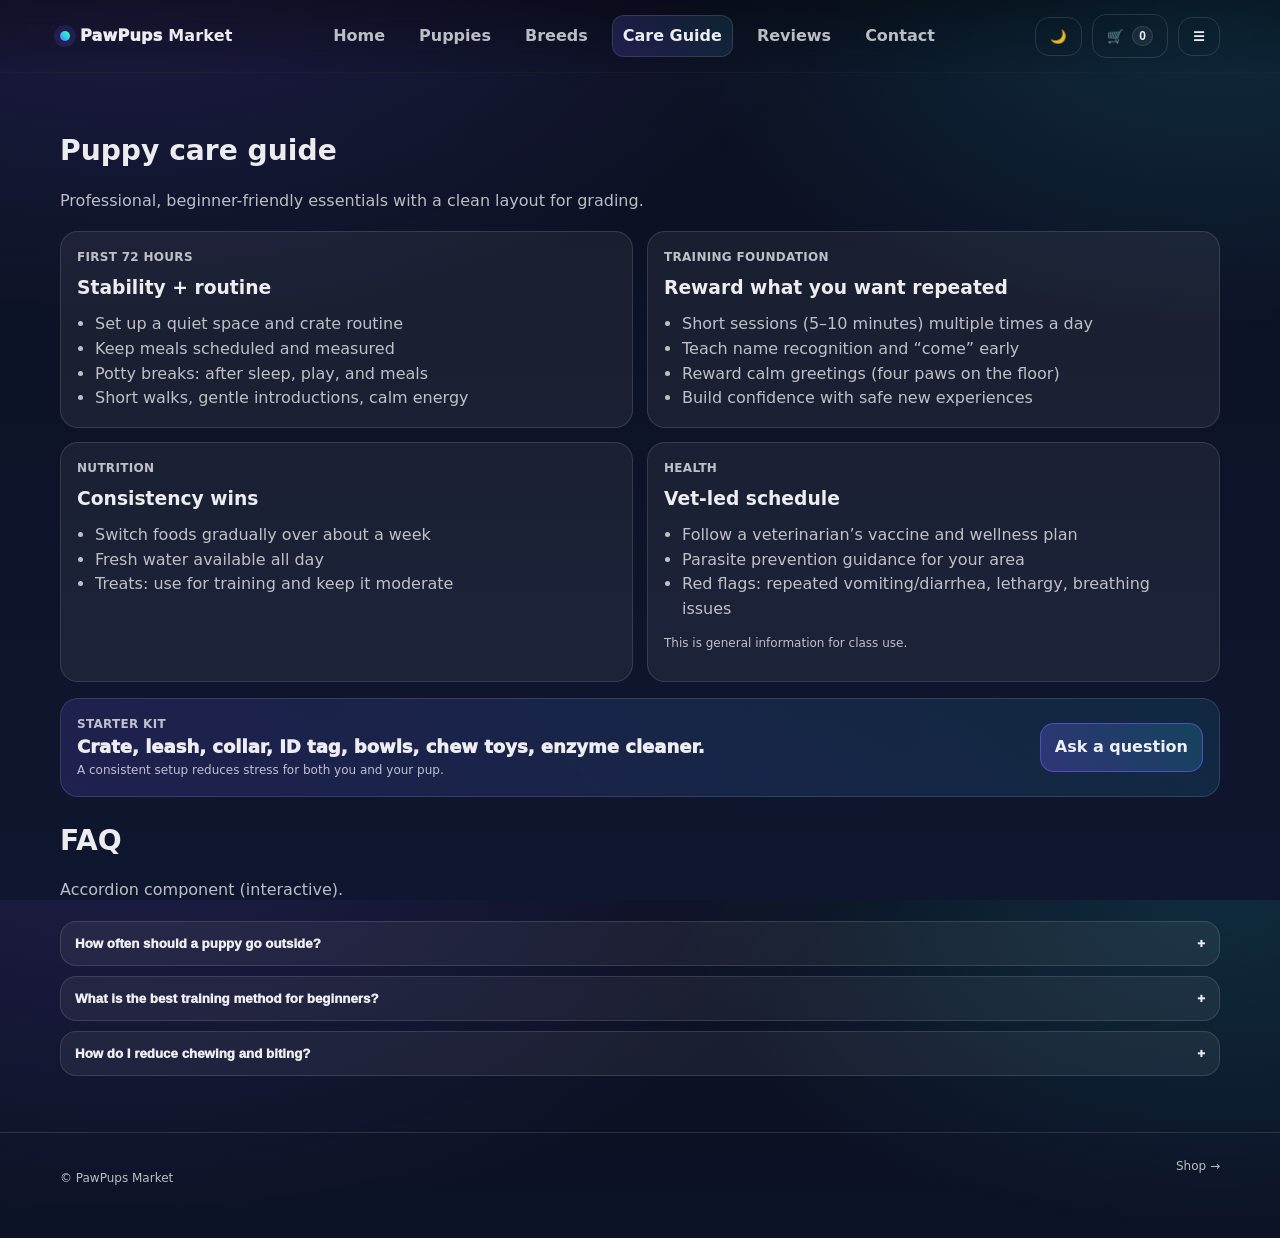
<file: care.html>
<!doctype html>
<html lang="en" data-theme="dark">
<head>
  <meta charset="utf-8" />
  <meta name="viewport" content="width=device-width, initial-scale=1" />
  <title>Care Guide — PawPups Market</title>
  <link rel="stylesheet" href="styles.css" />
</head>
<body>
<header class="topbar">
  <div class="container topbar__row">
    <a class="brand" href="index.html"><span class="brand__mark"></span><span>PawPups <b>Market</b></span></a>

    <nav class="nav" aria-label="Primary">
      <a href="index.html">Home</a>
      <a href="puppies.html">Puppies</a>
      <a href="breeds.html">Breeds</a>
      <a class="active" href="care.html">Care Guide</a>
      <a href="reviews.html">Reviews</a>
      <a href="contact.html">Contact</a>
    </nav>

    <div class="actions">
      <button class="btn btn--ghost" id="themeBtn" type="button">🌙</button>
      <button class="btn btn--ghost" id="cartBtn" type="button">🛒 <span class="badge" id="cartCount">0</span></button>
      <button class="btn btn--ghost" id="menuBtn" type="button">☰</button>
    </div>
  </div>

  <div class="mobile" id="mobileMenu" hidden>
    <div class="container mobile__inner">
      <a href="index.html">Home</a>
      <a href="puppies.html">Puppies</a>
      <a href="breeds.html">Breeds</a>
      <a href="care.html">Care Guide</a>
      <a href="reviews.html">Reviews</a>
      <a href="contact.html">Contact</a>
    </div>
  </div>
</header>

<main>
  <section class="section">
    <div class="container">
      <div class="head">
        <h2>Puppy care guide</h2>
        <p class="muted">Professional, beginner-friendly essentials with a clean layout for grading.</p>
      </div>

      <div class="grid2">
        <article class="tile">
          <div class="kicker">First 72 hours</div>
          <h3 style="margin:6px 0 6px;">Stability + routine</h3>
          <ul class="list">
            <li>Set up a quiet space and crate routine</li>
            <li>Keep meals scheduled and measured</li>
            <li>Potty breaks: after sleep, play, and meals</li>
            <li>Short walks, gentle introductions, calm energy</li>
          </ul>
        </article>

        <article class="tile">
          <div class="kicker">Training foundation</div>
          <h3 style="margin:6px 0 6px;">Reward what you want repeated</h3>
          <ul class="list">
            <li>Short sessions (5–10 minutes) multiple times a day</li>
            <li>Teach name recognition and “come” early</li>
            <li>Reward calm greetings (four paws on the floor)</li>
            <li>Build confidence with safe new experiences</li>
          </ul>
        </article>

        <article class="tile">
          <div class="kicker">Nutrition</div>
          <h3 style="margin:6px 0 6px;">Consistency wins</h3>
          <ul class="list">
            <li>Switch foods gradually over about a week</li>
            <li>Fresh water available all day</li>
            <li>Treats: use for training and keep it moderate</li>
          </ul>
        </article>

        <article class="tile">
          <div class="kicker">Health</div>
          <h3 style="margin:6px 0 6px;">Vet-led schedule</h3>
          <ul class="list">
            <li>Follow a veterinarian’s vaccine and wellness plan</li>
            <li>Parasite prevention guidance for your area</li>
            <li>Red flags: repeated vomiting/diarrhea, lethargy, breathing issues</li>
          </ul>
          <p class="tiny muted">This is general information for class use.</p>
        </article>
      </div>

      <div class="banner" style="margin-top:16px;">
        <div>
          <div class="kicker">Starter kit</div>
          <div style="font-weight:950; font-size:18px;">Crate, leash, collar, ID tag, bowls, chew toys, enzyme cleaner.</div>
          <div class="tiny muted">A consistent setup reduces stress for both you and your pup.</div>
        </div>
        <a class="btn btn--primary" href="contact.html">Ask a question</a>
      </div>

      <div class="head" style="margin-top:22px;">
        <h2>FAQ</h2>
        <p class="muted">Accordion component (interactive).</p>
      </div>

      <div class="accWrap">
        <button class="accBtn" aria-expanded="false">
          <span>How often should a puppy go outside?</span><span>+</span>
        </button>
        <div class="accPanel" hidden>
          <p class="muted">Common timing: after waking up, after play, after meals, and every couple of hours early on. Adjust to your puppy’s pattern.</p>
        </div>

        <button class="accBtn" aria-expanded="false">
          <span>What is the best training method for beginners?</span><span>+</span>
        </button>
        <div class="accPanel" hidden>
          <p class="muted">Reward-based training is beginner-friendly. Mark good behavior quickly and reward it. Keep sessions short and consistent.</p>
        </div>

        <button class="accBtn" aria-expanded="false">
          <span>How do I reduce chewing and biting?</span><span>+</span>
        </button>
        <div class="accPanel" hidden>
          <p class="muted">Provide safe chew items, redirect calmly, and reward gentle behavior. Supervision plus toy rotation helps a lot.</p>
        </div>
      </div>

    </div>
  </section>
</main>

<footer class="footer">
  <div class="container footer__row">
    <p class="tiny muted">© PawPups Market</p>
    <a class="tiny muted" href="puppies.html">Shop →</a>
  </div>
</footer>

<!-- Cart Drawer -->
<aside class="drawer" id="cartDrawer" hidden aria-label="Shopping cart">
  <div class="drawer__panel">
    <div class="drawer__top">
      <h3 style="margin:0;">Your Cart</h3>
      <button class="btn btn--ghost" id="closeCart" type="button">✕</button>
    </div>
    <div class="drawer__body">
      <div id="cartItems" class="cartItems"></div>
      <div class="cartSummary">
        <div class="row"><span class="muted">Subtotal</span><b id="cartSubtotal">$0</b></div>
        <a class="btn btn--primary" href="contact.html">Proceed to Inquiry</a>
        <button class="btn btn--ghost" id="clearCart" type="button">Clear Cart</button>
      </div>
    </div>
  </div>
  <div class="drawer__backdrop" id="cartBackdrop"></div>
</aside>

<script src="script.js"></script>
</body>
</html>
</file>
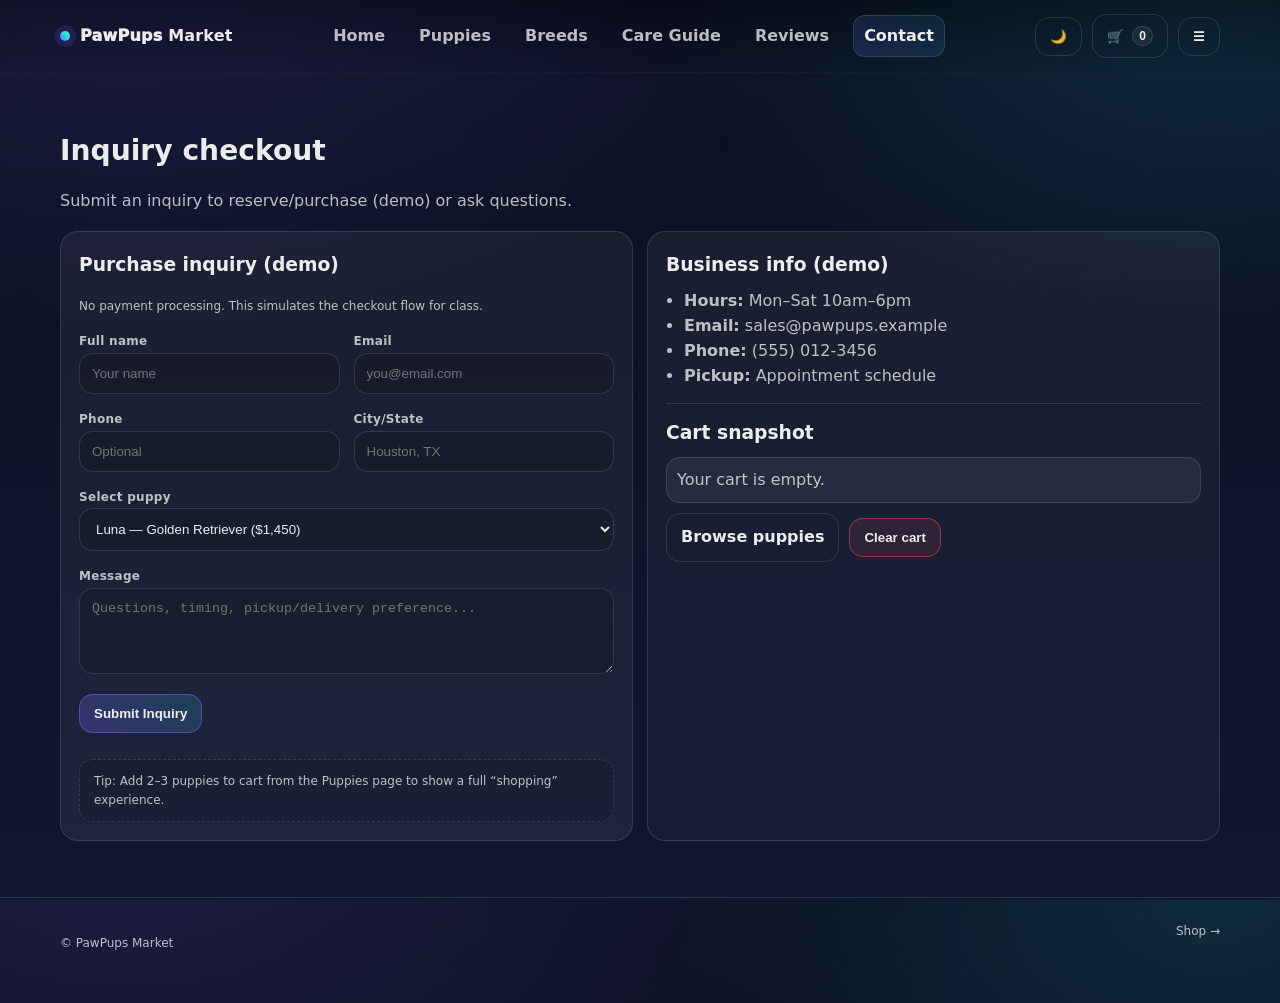
<file: contact.html>
<!doctype html>
<html lang="en" data-theme="dark">
<head>
  <meta charset="utf-8" />
  <meta name="viewport" content="width=device-width, initial-scale=1" />
  <title>Contact & Inquiry — PawPups Market</title>
  <link rel="stylesheet" href="styles.css" />
</head>
<body>
<header class="topbar">
  <div class="container topbar__row">
    <a class="brand" href="index.html"><span class="brand__mark"></span><span>PawPups <b>Market</b></span></a>

    <nav class="nav" aria-label="Primary">
      <a href="index.html">Home</a>
      <a href="puppies.html">Puppies</a>
      <a href="breeds.html">Breeds</a>
      <a href="care.html">Care Guide</a>
      <a href="reviews.html">Reviews</a>
      <a class="active" href="contact.html">Contact</a>
    </nav>

    <div class="actions">
      <button class="btn btn--ghost" id="themeBtn" type="button">🌙</button>
      <button class="btn btn--ghost" id="cartBtn" type="button">🛒 <span class="badge" id="cartCount">0</span></button>
      <button class="btn btn--ghost" id="menuBtn" type="button">☰</button>
    </div>
  </div>

  <div class="mobile" id="mobileMenu" hidden>
    <div class="container mobile__inner">
      <a href="index.html">Home</a>
      <a href="puppies.html">Puppies</a>
      <a href="breeds.html">Breeds</a>
      <a href="care.html">Care Guide</a>
      <a href="reviews.html">Reviews</a>
      <a href="contact.html">Contact</a>
    </div>
  </div>
</header>

<main>
  <section class="section">
    <div class="container">
      <div class="head">
        <h2>Inquiry checkout</h2>
        <p class="muted">Submit an inquiry to reserve/purchase (demo) or ask questions.</p>
      </div>

      <div class="grid2">
        <form id="inquiryForm" class="tile tile--big form" novalidate>
          <h3 style="margin:0;">Purchase inquiry (demo)</h3>
          <p class="tiny muted" style="margin:6px 0 0;">No payment processing. This simulates the checkout flow for class.</p>

          <div class="grid2">
            <div>
              <label class="label" for="iName">Full name</label>
              <input class="input" id="iName" required placeholder="Your name" />
              <p class="error" id="eName" hidden>Please enter your name.</p>
            </div>
            <div>
              <label class="label" for="iEmail">Email</label>
              <input class="input" id="iEmail" required placeholder="you@email.com" />
              <p class="error" id="eEmail" hidden>Please enter a valid email.</p>
            </div>
          </div>

          <div class="grid2">
            <div>
              <label class="label" for="iPhone">Phone</label>
              <input class="input" id="iPhone" placeholder="Optional" />
            </div>
            <div>
              <label class="label" for="iCity">City/State</label>
              <input class="input" id="iCity" required placeholder="Houston, TX" />
              <p class="error" id="eCity" hidden>Please enter your city/state.</p>
            </div>
          </div>

          <div>
            <label class="label" for="iPup">Select puppy</label>
            <select class="input" id="iPup"></select>
          </div>

          <div>
            <label class="label" for="iMsg">Message</label>
            <textarea class="input" id="iMsg" rows="4" required placeholder="Questions, timing, pickup/delivery preference..."></textarea>
            <p class="error" id="eMsg" hidden>Please enter a message.</p>
          </div>

          <div class="row" style="justify-content:flex-start;">
            <button class="btn btn--primary" type="submit">Submit Inquiry</button>
            <span class="tiny muted" id="inqStatus" role="status" aria-live="polite"></span>
          </div>

          <div class="note">
            <p class="tiny muted" style="margin:0;">
              Tip: Add 2–3 puppies to cart from the Puppies page to show a full “shopping” experience.
            </p>
          </div>
        </form>

        <aside class="tile tile--big soft">
          <h3 style="margin:0 0 10px;">Business info (demo)</h3>
          <ul class="list">
            <li><b>Hours:</b> Mon–Sat 10am–6pm</li>
            <li><b>Email:</b> sales@pawpups.example</li>
            <li><b>Phone:</b> (555) 012-3456</li>
            <li><b>Pickup:</b> Appointment schedule</li>
          </ul>

          <div class="hr"></div>

          <h3 style="margin:0 0 10px;">Cart snapshot</h3>
          <div id="cartSnapshot" class="cartSnapshot muted">Your cart is empty.</div>

          <div class="row" style="justify-content:flex-start; margin-top:10px;">
            <a class="btn btn--ghost" href="puppies.html">Browse puppies</a>
            <button class="btn btn--danger" id="clearCart" type="button">Clear cart</button>
          </div>
        </aside>
      </div>
    </div>
  </section>
</main>

<footer class="footer">
  <div class="container footer__row">
    <p class="tiny muted">© PawPups Market</p>
    <a class="tiny muted" href="puppies.html">Shop →</a>
  </div>
</footer>

<!-- Cart Drawer -->
<aside class="drawer" id="cartDrawer" hidden aria-label="Shopping cart">
  <div class="drawer__panel">
    <div class="drawer__top">
      <h3 style="margin:0;">Your Cart</h3>
      <button class="btn btn--ghost" id="closeCart" type="button">✕</button>
    </div>
    <div class="drawer__body">
      <div id="cartItems" class="cartItems"></div>
      <div class="cartSummary">
        <div class="row"><span class="muted">Subtotal</span><b id="cartSubtotal">$0</b></div>
        <button class="btn btn--ghost" id="clearCart" type="button">Clear Cart</button>
      </div>
    </div>
  </div>
  <div class="drawer__backdrop" id="cartBackdrop"></div>
</aside>

<script src="script.js"></script>
</body>
</html>
</file>
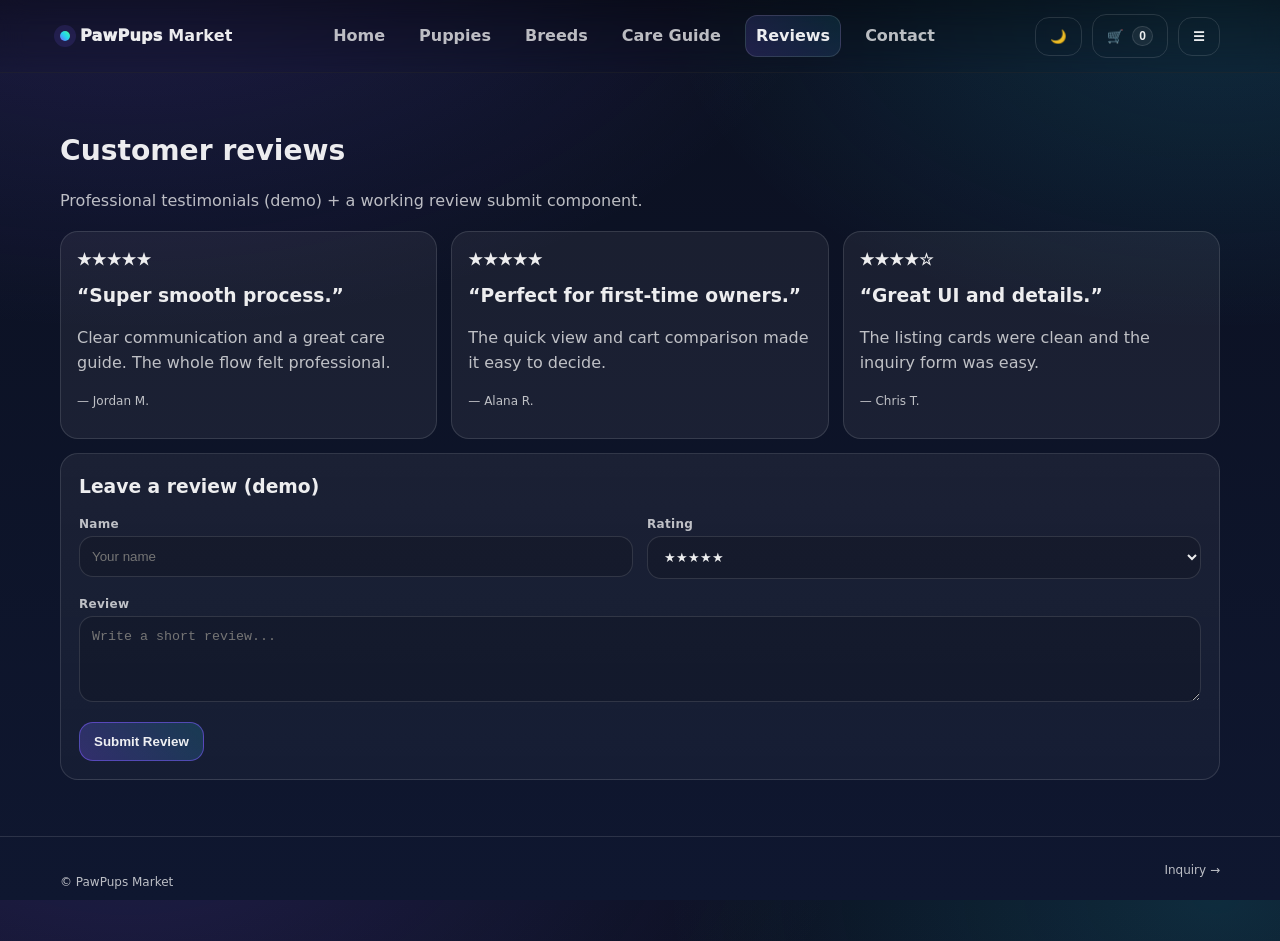
<file: reviews.html>
<!doctype html>
<html lang="en" data-theme="dark">
<head>
  <meta charset="utf-8" />
  <meta name="viewport" content="width=device-width, initial-scale=1" />
  <title>Reviews — PawPups Market</title>
  <link rel="stylesheet" href="styles.css" />
</head>
<body>
<header class="topbar">
  <div class="container topbar__row">
    <a class="brand" href="index.html"><span class="brand__mark"></span><span>PawPups <b>Market</b></span></a>

    <nav class="nav" aria-label="Primary">
      <a href="index.html">Home</a>
      <a href="puppies.html">Puppies</a>
      <a href="breeds.html">Breeds</a>
      <a href="care.html">Care Guide</a>
      <a class="active" href="reviews.html">Reviews</a>
      <a href="contact.html">Contact</a>
    </nav>

    <div class="actions">
      <button class="btn btn--ghost" id="themeBtn" type="button">🌙</button>
      <button class="btn btn--ghost" id="cartBtn" type="button">🛒 <span class="badge" id="cartCount">0</span></button>
      <button class="btn btn--ghost" id="menuBtn" type="button">☰</button>
    </div>
  </div>

  <div class="mobile" id="mobileMenu" hidden>
    <div class="container mobile__inner">
      <a href="index.html">Home</a>
      <a href="puppies.html">Puppies</a>
      <a href="breeds.html">Breeds</a>
      <a href="care.html">Care Guide</a>
      <a href="reviews.html">Reviews</a>
      <a href="contact.html">Contact</a>
    </div>
  </div>
</header>

<main>
  <section class="section">
    <div class="container">
      <div class="head">
        <h2>Customer reviews</h2>
        <p class="muted">Professional testimonials (demo) + a working review submit component.</p>
      </div>

      <div class="grid3" id="reviewList">
        <article class="tile">
          <p class="stars">★★★★★</p>
          <h3 style="margin:0 0 6px;">“Super smooth process.”</h3>
          <p class="muted">Clear communication and a great care guide. The whole flow felt professional.</p>
          <p class="tiny muted">— Jordan M.</p>
        </article>
        <article class="tile">
          <p class="stars">★★★★★</p>
          <h3 style="margin:0 0 6px;">“Perfect for first-time owners.”</h3>
          <p class="muted">The quick view and cart comparison made it easy to decide.</p>
          <p class="tiny muted">— Alana R.</p>
        </article>
        <article class="tile">
          <p class="stars">★★★★☆</p>
          <h3 style="margin:0 0 6px;">“Great UI and details.”</h3>
          <p class="muted">The listing cards were clean and the inquiry form was easy.</p>
          <p class="tiny muted">— Chris T.</p>
        </article>
      </div>

      <div class="tile tile--big soft" style="margin-top:14px;">
        <h3 style="margin:0 0 10px;">Leave a review (demo)</h3>
        <form id="reviewForm" class="form">
          <div class="grid2">
            <div>
              <label class="label" for="rName">Name</label>
              <input class="input" id="rName" required placeholder="Your name" />
            </div>
            <div>
              <label class="label" for="rStars">Rating</label>
              <select class="input" id="rStars">
                <option>★★★★★</option>
                <option>★★★★☆</option>
                <option>★★★☆☆</option>
              </select>
            </div>
          </div>
          <div>
            <label class="label" for="rText">Review</label>
            <textarea class="input" id="rText" rows="4" required placeholder="Write a short review..."></textarea>
          </div>
          <div class="row" style="justify-content:flex-start;">
            <button class="btn btn--primary" type="submit">Submit Review</button>
            <span class="tiny muted" id="reviewStatus" role="status" aria-live="polite"></span>
          </div>
        </form>
      </div>

    </div>
  </section>
</main>

<footer class="footer">
  <div class="container footer__row">
    <p class="tiny muted">© PawPups Market</p>
    <a class="tiny muted" href="contact.html">Inquiry →</a>
  </div>
</footer>

<!-- Cart Drawer -->
<aside class="drawer" id="cartDrawer" hidden aria-label="Shopping cart">
  <div class="drawer__panel">
    <div class="drawer__top">
      <h3 style="margin:0;">Your Cart</h3>
      <button class="btn btn--ghost" id="closeCart" type="button">✕</button>
    </div>
    <div class="drawer__body">
      <div id="cartItems" class="cartItems"></div>
      <div class="cartSummary">
        <div class="row"><span class="muted">Subtotal</span><b id="cartSubtotal">$0</b></div>
        <a class="btn btn--primary" href="contact.html">Proceed to Inquiry</a>
        <button class="btn btn--ghost" id="clearCart" type="button">Clear Cart</button>
      </div>
    </div>
  </div>
  <div class="drawer__backdrop" id="cartBackdrop"></div>
</aside>

<script src="script.js"></script>
</body>
</html>
</file>
<file: styles.css>
:root{
  --bg:#0b1020;
  --bg2:#0f1730;
  --panel:rgba(255,255,255,.06);
  --panel2:rgba(255,255,255,.09);
  --text:rgba(255,255,255,.92);
  --muted:rgba(255,255,255,.72);
  --border:rgba(255,255,255,.12);
  --shadow: 0 18px 70px rgba(0,0,0,.45);
  --radius: 18px;
  --max: 1160px;

  --g1:#7c5cff;
  --g2:#24d3ee;
  --g3:#46ff9a;

  --font: ui-sans-serif, system-ui, -apple-system, Segoe UI, Roboto, Arial;
}

[data-theme="light"]{
  --bg:#f6f7fb;
  --bg2:#ffffff;
  --panel:rgba(0,0,0,.05);
  --panel2:rgba(0,0,0,.08);
  --text:rgba(0,0,0,.88);
  --muted:rgba(0,0,0,.62);
  --border:rgba(0,0,0,.12);
  --shadow: 0 18px 70px rgba(0,0,0,.12);
}

*{ box-sizing:border-box; }
html,body{ height:100%; }
body{
  margin:0;
  font-family: var(--font);
  background: radial-gradient(1200px 700px at 10% -10%, rgba(124,92,255,.18), transparent 60%),
              radial-gradient(1000px 600px at 95% 0%, rgba(36,211,238,.14), transparent 55%),
              linear-gradient(to bottom, var(--bg), var(--bg2));
  color: var(--text);
  line-height: 1.55;
}

a{ color:inherit; text-decoration:none; }
a:hover{ text-decoration:none; }

.container{
  width: min(var(--max), calc(100% - 40px));
  margin: 0 auto;
}

.muted{ color: var(--muted); }
.tiny{ font-size:12px; }
.kicker{ font-size:12px; font-weight:900; letter-spacing:.3px; color: var(--muted); text-transform: uppercase; }
.hr{ height:1px; background: var(--border); margin: 14px 0; }

.btn{
  display:inline-flex; align-items:center; justify-content:center;
  gap:8px;
  padding: 11px 14px;
  border-radius: 14px;
  border:1px solid var(--border);
  background: var(--panel);
  color: var(--text);
  font-weight: 900;
  cursor: pointer;
  transform: translateY(0);
  transition: transform .12s ease, background .12s ease, border-color .12s ease;
}
.btn:hover{ transform: translateY(-1px); }
.btn:active{ transform: translateY(0px); }
.btn--primary{
  border-color: rgba(124,92,255,.55);
  background: linear-gradient(45deg, rgba(124,92,255,.28), rgba(36,211,238,.16));
}
.btn--ghost{ background: transparent; }
.btn--danger{
  border-color: rgba(255, 88, 88, .45);
  background: rgba(255, 88, 88, .10);
}

.badge{
  display:inline-flex; align-items:center; justify-content:center;
  min-width:20px; height:20px; padding:0 6px;
  border-radius:999px;
  border:1px solid var(--border);
  background: var(--panel);
  font-size:12px;
  font-weight: 900;
}

.label{ font-size:12px; font-weight:900; letter-spacing:.3px; color: var(--muted); }
.input{
  width:100%;
  padding: 12px 12px;
  border-radius: 14px;
  border:1px solid var(--border);
  background: rgba(0,0,0,.14);
  color: var(--text);
  outline:none;
}
[data-theme="light"] .input{ background: rgba(255,255,255,.78); }
.input:focus{
  box-shadow: 0 0 0 4px rgba(124,92,255,.18);
  border-color: rgba(124,92,255,.55);
}

.error{ margin:8px 0 0; font-size:12px; color:#ffb4b4; }
[data-theme="light"] .error{ color:#b00020; }

.topbar{
  position: sticky;
  top: 0;
  z-index: 60;
  backdrop-filter: blur(12px);
  border-bottom: 1px solid rgba(255,255,255,.06);
  background: linear-gradient(to bottom, rgba(0,0,0,.35), rgba(0,0,0,.02));
}
[data-theme="light"] .topbar{
  background: rgba(246,247,251,.78);
  border-bottom: 1px solid rgba(0,0,0,.08);
}

.topbar__row{
  display:flex;
  align-items:center;
  justify-content: space-between;
  padding: 14px 0;
  gap: 12px;
}

.brand{
  display:flex; align-items:center; gap:10px;
  font-weight: 950;
  letter-spacing: .2px;
}
.brand__mark{
  width:10px; height:10px; border-radius:50%;
  background: linear-gradient(45deg, var(--g1), var(--g2), var(--g3));
  box-shadow: 0 0 0 6px rgba(124,92,255,.14);
}

.nav{
  display:flex;
  gap: 14px;
  flex-wrap: wrap;
  align-items:center;
}
.nav a{
  color: var(--muted);
  font-weight: 900;
  padding: 8px 10px;
  border-radius: 12px;
  transition: background .12s ease, color .12s ease;
}
.nav a:hover{
  background: var(--panel);
  color: var(--text);
}
.nav a.active{
  color: var(--text);
  background: linear-gradient(45deg, rgba(124,92,255,.18), rgba(36,211,238,.10));
  border: 1px solid var(--border);
}

.actions{ display:flex; gap:10px; align-items:center; }

.mobile{
  border-top: 1px solid var(--border);
  background: rgba(0,0,0,.18);
}
[data-theme="light"] .mobile{ background: rgba(246,247,251,.95); }
.mobile__inner{
  display:flex;
  flex-direction: column;
  gap: 10px;
  padding: 10px 0 16px;
}
.mobile__inner a{
  padding: 10px 12px;
  border-radius: 12px;
  background: var(--panel);
  border:1px solid var(--border);
  font-weight: 900;
}

.hero{
  position: relative;
  padding: 66px 0 28px;
  overflow:hidden;
}
.hero__grid{
  display:grid;
  grid-template-columns: 1.1fr .9fr;
  gap: 26px;
  align-items: start;
}
.pill{
  display:inline-flex;
  gap:10px;
  align-items:center;
  padding: 8px 12px;
  border-radius: 999px;
  border: 1px solid var(--border);
  background: var(--panel);
  color: var(--muted);
  font-weight: 900;
}
.pill::before{
  content:"●";
  font-size:10px;
  color: var(--g2);
  text-shadow: 0 0 10px rgba(36,211,238,.5);
}

h1{
  font-size: clamp(34px, 4vw, 58px);
  line-height: 1.04;
  margin: 14px 0 12px;
}
.grad{
  background: linear-gradient(45deg, var(--g1), var(--g2), var(--g3));
  -webkit-background-clip: text;
  background-clip: text;
  color: transparent;
}
.lead{
  color: var(--muted);
  font-size: 18px;
  max-width: 60ch;
}

.hero__cta{ display:flex; gap:12px; flex-wrap:wrap; margin: 18px 0 18px; }

.trust{
  display:flex; flex-wrap: wrap; gap:10px;
}
.trust .chip{
  display:inline-flex;
  align-items:center;
  gap:8px;
  padding: 8px 10px;
  border-radius: 999px;
  border:1px solid var(--border);
  background: var(--panel);
  font-size: 12px;
  font-weight: 900;
}

.card{
  border:1px solid var(--border);
  border-radius: var(--radius);
  background: linear-gradient(to bottom, var(--panel2), var(--panel));
  box-shadow: var(--shadow);
  overflow:hidden;
}
.card__top{
  display:flex;
  align-items:center;
  justify-content: space-between;
  padding: 12px 14px;
  border-bottom: 1px solid var(--border);
}
.dots{ display:flex; gap:6px; }
.dots span{
  width:10px; height:10px; border-radius:50%;
  background: rgba(255,255,255,.25);
}
[data-theme="light"] .dots span{ background: rgba(0,0,0,.18); }

.tag{
  font-size: 12px;
  color: var(--muted);
  border:1px solid var(--border);
  padding: 6px 10px;
  border-radius: 999px;
  background: var(--panel);
  font-weight: 900;
}

.card__body{ padding: 16px; display:grid; gap: 12px; }

.featureGrid{ display:grid; gap:10px; }
.feature{
  display:grid;
  grid-template-columns: 92px 1fr;
  gap: 12px;
  align-items: center;
  padding: 10px;
  border-radius: 16px;
  border:1px solid var(--border);
  background: rgba(0,0,0,.10);
  transition: transform .12s ease, background .12s ease;
}
[data-theme="light"] .feature{ background: rgba(255,255,255,.55); }
.feature:hover{ transform: translateY(-1px); background: rgba(255,255,255,.08); }
.feature img{
  width:92px; height:72px;
  border-radius: 14px;
  object-fit: cover;
  border:1px solid var(--border);
}
.feature .title{ margin:0; font-weight: 950; }
.feature .sub{ margin:0; color: var(--muted); font-size:12px; }

.section{ padding: 56px 0; }
.head{ margin-bottom: 18px; }
.head h2{ font-size: clamp(24px, 2.2vw, 36px); margin:0 0 8px; }

.grid3{ display:grid; grid-template-columns: repeat(3, 1fr); gap: 14px; }
.grid2{ display:grid; grid-template-columns: 1fr 1fr; gap: 14px; }

.tile{
  border:1px solid var(--border);
  background: var(--panel);
  border-radius: var(--radius);
  padding: 16px;
}
.tile--big{ padding: 18px; }
.soft{
  background: linear-gradient(to bottom, rgba(255,255,255,.06), rgba(255,255,255,.03));
}

.list{ margin: 10px 0 0; padding-left: 18px; color: var(--muted); }
.row{ display:flex; gap:10px; align-items:center; flex-wrap: wrap; justify-content: space-between; }
.rowLeft{ display:flex; gap:10px; align-items:center; flex-wrap:wrap; }

.filters{
  display:grid;
  grid-template-columns: 1.2fr 1fr 1fr 1fr 1fr;
  gap: 12px;
  margin: 14px 0 18px;
}
.sortRow{
  display:flex; align-items:center; justify-content: space-between; gap:12px; flex-wrap: wrap;
  margin: 10px 0 0;
}

.product{
  display:grid;
  gap: 10px;
  cursor:pointer;
}
.product img{
  width:100%;
  height: 200px;
  object-fit: cover;
  border-radius: 14px;
  border:1px solid var(--border);
}
.product h3{ margin: 2px 0 0; }
.metaRow{ display:flex; gap:8px; flex-wrap: wrap; }
.chip{
  font-size:12px;
  padding: 7px 10px;
  border-radius: 999px;
  border:1px solid var(--border);
  background: var(--panel);
  color: var(--text);
  font-weight: 900;
}

.price{ font-weight: 950; font-size: 16px; }
.note{
  margin-top: 14px;
  padding: 12px 14px;
  border: 1px dashed var(--border);
  border-radius: 14px;
  background: rgba(0,0,0,.10);
}
[data-theme="light"] .note{ background: rgba(255,255,255,.55); }

.banner{
  display:flex;
  gap: 14px;
  align-items:center;
  justify-content: space-between;
  flex-wrap: wrap;
  padding: 16px;
  border-radius: 18px;
  border:1px solid var(--border);
  background: linear-gradient(45deg, rgba(124,92,255,.16), rgba(36,211,238,.10));
}

.imgRow{ display:grid; grid-template-columns: repeat(3, 1fr); gap: 14px; margin-top: 16px; }
.imgCard{
  border:1px solid var(--border);
  border-radius: var(--radius);
  background: var(--panel);
  overflow:hidden;
}
.imgCard img{ width:100%; height: 220px; object-fit: cover; display:block; }
.imgCard figcaption{ padding: 10px 12px; }

.footer{
  padding: 24px 0 38px;
  border-top: 1px solid var(--border);
}
.footer__row{ display:flex; justify-content: space-between; gap:12px; flex-wrap: wrap; }

.form{ display:grid; gap: 12px; }
textarea.input{ resize: vertical; }

.stars{ margin:0 0 8px; font-weight: 950; letter-spacing: .5px; }

.accWrap{ display:grid; gap: 10px; }
.accBtn{
  width:100%;
  display:flex;
  justify-content: space-between;
  align-items:center;
  padding: 14px 14px;
  border-radius: 16px;
  border:1px solid var(--border);
  background: var(--panel);
  color: var(--text);
  font-weight: 950;
  cursor:pointer;
}
.accPanel{
  padding: 12px 14px;
  border:1px solid var(--border);
  border-radius: 16px;
  background: rgba(0,0,0,.14);
}
[data-theme="light"] .accPanel{ background: rgba(255,255,255,.68); }

/* Modal */
.modal{ position: fixed; inset: 0; z-index: 120; }
.modal__backdrop{ position:absolute; inset:0; background: rgba(0,0,0,.65); }
.modal__panel{
  position: relative;
  width: min(980px, calc(100% - 28px));
  margin: 5vh auto;
  border-radius: 18px;
  border:1px solid var(--border);
  background: var(--bg2);
  box-shadow: var(--shadow);
  padding: 14px;
  display: grid;
  gap: 12px;
}
.modal__panel img{
  width:100%;
  max-height: 52vh;
  object-fit: cover;
  border-radius: 14px;
  border: 1px solid var(--border);
}
.modal__close{ position:absolute; top: 10px; right: 10px; }

/* Cart Drawer */
.drawer{ position: fixed; inset:0; z-index: 130; }
.drawer__backdrop{ position:absolute; inset:0; background: rgba(0,0,0,.55); }
.drawer__panel{
  position:absolute; right:0; top:0; height:100%;
  width: min(430px, calc(100% - 40px));
  background: var(--bg2);
  border-left: 1px solid var(--border);
  box-shadow: var(--shadow);
  display:flex; flex-direction: column;
}
.drawer__top{
  display:flex; align-items:center; justify-content: space-between;
  padding: 14px;
  border-bottom: 1px solid var(--border);
}
.drawer__body{ padding: 14px; display:grid; gap: 12px; overflow:auto; }
.cartItems{ display:grid; gap:10px; }
.cartItem{
  display:grid;
  grid-template-columns: 68px 1fr auto;
  gap:10px;
  align-items:center;
  padding: 10px;
  border-radius: 14px;
  border:1px solid var(--border);
  background: var(--panel);
}
.cartItem img{
  width:68px; height: 52px;
  border-radius: 12px;
  object-fit: cover;
  border:1px solid var(--border);
}
.cartSummary{
  display:grid;
  gap:10px;
  padding-top: 10px;
  border-top: 1px solid var(--border);
}
.cartSnapshot{
  padding: 10px;
  border:1px solid var(--border);
  border-radius: 14px;
  background: var(--panel);
}

/* Responsive */
@media (max-width: 980px){
  .hero__grid{ grid-template-columns: 1fr; }
  .grid3{ grid-template-columns: 1fr; }
  .grid2{ grid-template-columns: 1fr; }
  .imgRow{ grid-template-columns: 1fr; }
  .filters{ grid-template-columns: 1fr; }
  .nav{ display:none; }
}
</file>
